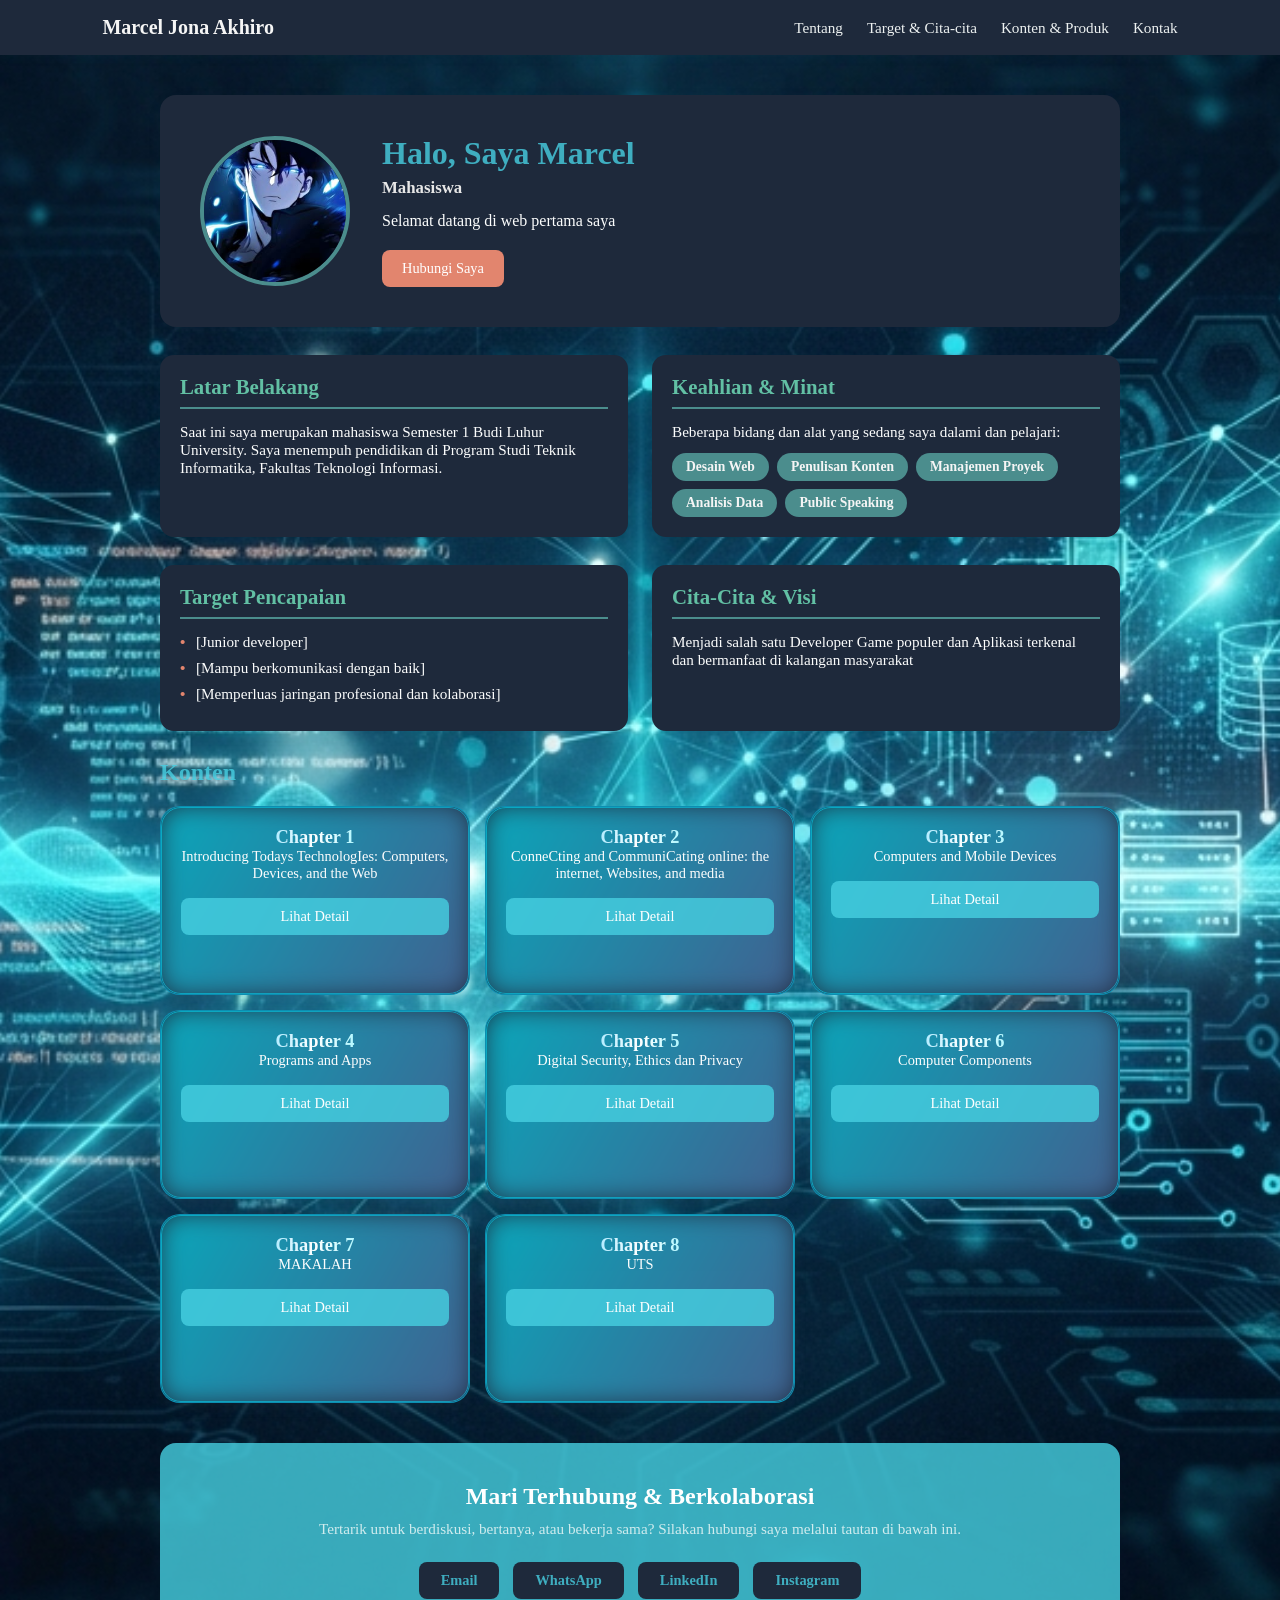
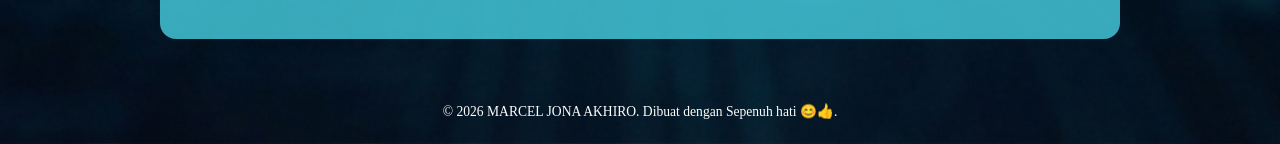
<file: web-TTI/index.html>
<!DOCTYPE html>
<html lang="id">
<head>
  <meta charset="UTF-8">
  <meta name="viewport" content="width=device-width, initial-scale=1.0">
  <title>marcel</title>
  <!-- Menghubungkan ke file CSS eksternal -->
</head>
<link rel="stylesheet" href="style.css">
<body>

  <!-- Navigasi Atas -->
  <nav>
    <div class="logo">Marcel Jona Akhiro</div>
    <ul>
      <li><a href="#tentang">Tentang</a></li>
      <li><a href="#target">Target & Cita-cita</a></li>
      <li><a href="#karya">Konten & Produk</a></li>
      <li><a href="#kontak">Kontak</a></li>
    </ul>
  </nav>

  <!-- Kontainer Utama -->
  <div class="container">

    <!-- Bagian Utama / Hero -->
    <section class="hero" id="tentang">
      <img src="ppganjor.jpg" alt="Foto Profil">
      <div class="hero-info">
        <h1>Halo, Saya Marcel</h1>
        <div class="peran">Mahasiswa</div>
        <p>Selamat datang di web pertama saya</p>
        <div class="hero-buttons">
          <a href="#kontak" class="btn btn-aksen">Hubungi Saya</a>
        </div>
      </div>
    </section>

    <!-- Latar Belakang & Keahlian -->
    <section class="grid-2">
      <div class="kartu">
        <h2>Latar Belakang</h2>
        <p>Saat ini saya merupakan mahasiswa Semester 1 Budi Luhur University. Saya menempuh pendidikan di Program Studi Teknik Informatika, Fakultas Teknologi Informasi.</p>
      </div>
      <div class="kartu">
        <h2>Keahlian & Minat</h2>
        <p>Beberapa bidang dan alat yang sedang saya dalami dan pelajari:</p>
        <div class="skills">
          <span class="badge">Desain Web</span>
          <span class="badge">Penulisan Konten</span>
          <span class="badge">Manajemen Proyek</span>
          <span class="badge">Analisis Data</span>
          <span class="badge">Public Speaking</span>
        </div>
      </div>
    </section>

    <!-- Target Pencapaian & Cita-cita -->
    <section class="grid-2" id="target">
      <div class="kartu">
        <h2>Target Pencapaian</h2>
        <ul>
          <li>[Junior developer]</li>
          <li>[Mampu berkomunikasi dengan baik]</li>
          <li>[Memperluas jaringan profesional dan kolaborasi]</li>
        </ul>
      </div>
      <div class="kartu">
        <h2>Cita-Cita & Visi</h2>
        <p>Menjadi salah satu Developer Game populer dan Aplikasi terkenal dan bermanfaat di kalangan masyarakat</p>
      </div>
    </section>

    <!-- Konten -->
    <h2 class="section-title" id="karya">Konten</h2>
    <section class="grid-3">
      <!-- Kartu 1 -->
      <div class="produk-kartu">
        <div class="produk-body">
          <div>
            <h3>Chapter 1</h3>
            <p>Introducing Todays TechnologIes: 
Computers, Devices, and the Web</p>
          </div>
          <a href="chapter1.html" class="btn btn-full">Lihat Detail</a>
        </div>
      </div>

      <!-- Kartu 2 -->
      <div class="produk-kartu">
        <div class="produk-body">
          <div>
            <h3>Chapter 2</h3>
            <p>ConneCting and CommuniCating online: 
the internet, Websites, and media </p>
          </div>
          <a href="chapter2.html" class="btn btn-full">Lihat Detail</a>
        </div>
      </div>

      <!-- Chapter 3 -->
      <div class="produk-kartu">
        <div class="produk-body">
          <div>
            <h3>Chapter 3</h3>
            <p>Computers and Mobile Devices</p>
          </div>
          <a href="chapter3.html" class="btn btn-full">Lihat Detail</a>
        </div>
      </div>

<!-- Chapter 4 -->
      <div class="produk-kartu">
        <div class="produk-body">
          <div>
            <h3>Chapter 4</h3>
            <p>Programs and Apps</p>
          </div>
          <a href="chapter4.html" class="btn btn-full">Lihat Detail</a>
        </div>
      </div>

            <!-- Chapter 5 -->
      <div class="produk-kartu">
        <div class="produk-body">
          <div>
            <h3>Chapter 5</h3>
            <p>Digital Security, Ethics 
dan Privacy </p>
          </div>
          <a href="chapter5.html" class="btn btn-full">Lihat Detail</a>
        </div>
      </div>

            <!-- Chapter 6 -->
      <div class="produk-kartu">
        <div class="produk-body">
          <div>
            <h3>Chapter 6</h3>
            <p>Computer Components</p>
          </div>
          <a href="chapter6.html" class="btn btn-full">Lihat Detail</a>
        </div>
      </div>

            <!-- Chapter 7 -->
      <div class="produk-kartu">
        <div class="produk-body">
          <div>
            <h3>Chapter 7</h3>
            <p>MAKALAH</p>
          </div>
          <a href="makalahchapter7.html" class="btn btn-full">Lihat Detail</a>
        </div>
      </div>

            <!-- Chapter 8 -->
      <div class="produk-kartu">
        <div class="produk-body">
          <div>
            <h3>Chapter 8</h3>
            <p>UTS</p>
          </div>
          <a href="UTSchapter8.html" class="btn btn-full">Lihat Detail</a>
        </div>
      </div>

    </section>

    <!-- Bagian Kontak & Email -->
    <section class="kontak-box" id="kontak">
      <h2>Mari Terhubung & Berkolaborasi</h2>
      <p>Tertarik untuk berdiskusi, bertanya, atau bekerja sama? Silakan hubungi saya melalui tautan di bawah ini.</p>
      <div class="kontak-links">
        <a href="#">Email</a>
        <a href="#" >WhatsApp</a>
        <a href="#" >LinkedIn</a>
        <a href="https://www.instagram.com/mrcl_jnro?dlrf=OGM5dWliaDhmZ2I=" target="_blank">Instagram</a>
      </div>
    </section>

  </div>

  <!-- Footer -->
  <footer>
    <p>&copy; 2026 MARCEL JONA AKHIRO. Dibuat dengan Sepenuh hati 😊👍.</p>
  </footer>

</body>
</html>
</file>
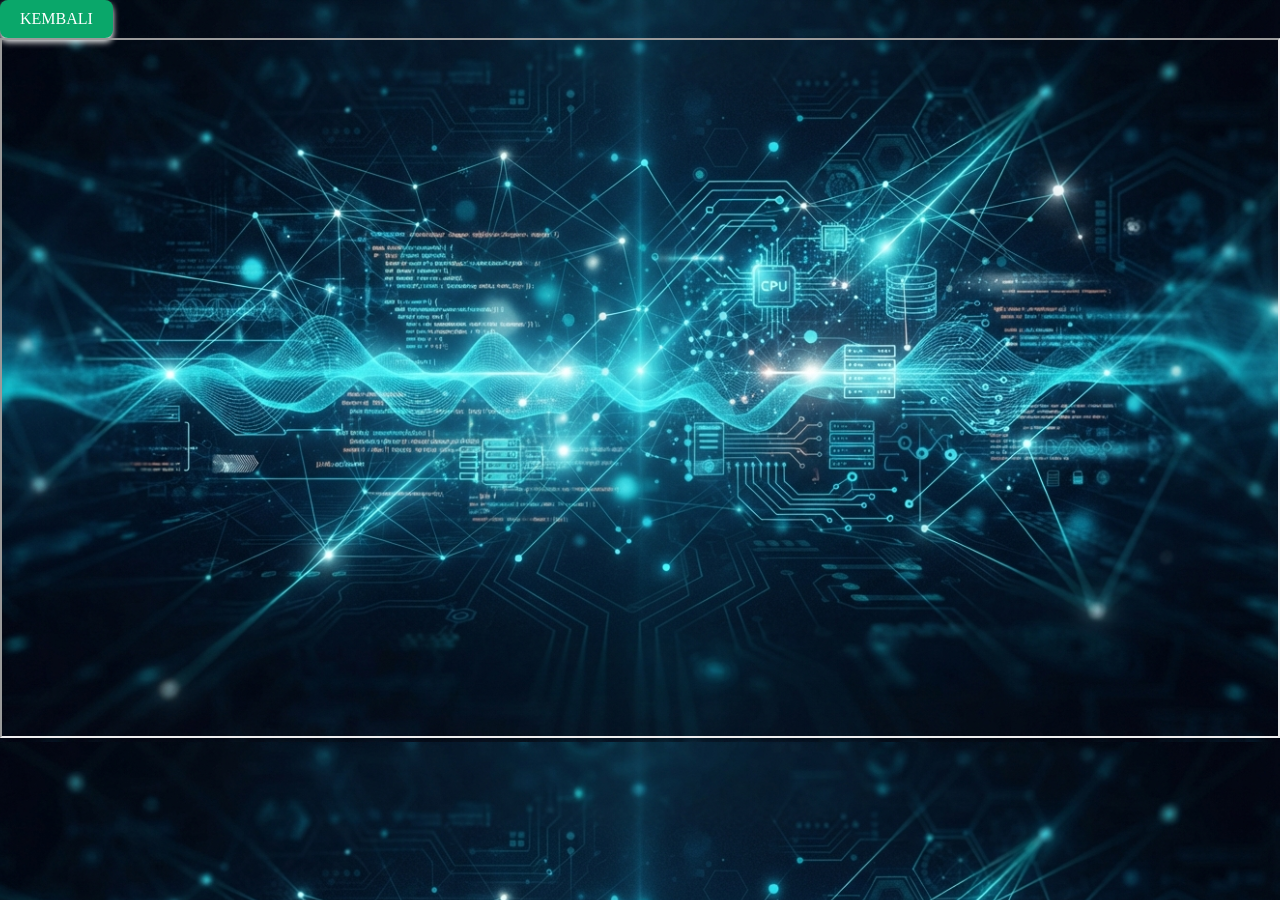
<file: web-TTI/chapter1.html>
<!DOCTYPE html>
<html lang="id">
<head>
    <meta charset="UTF-8">
    <title>CHAPTER 1</title>
    
</head>
<link rel="stylesheet" href="style.css">
<body>
    <ul>
        <li>
            <a class="tombol-kembali" href="index.html">KEMBALI</a>
        </li>
    </ul>
    
    <iframe src="TTIchapter1..pdf" width="100%" height="700px"></iframe>
</body>
</html>
</file>
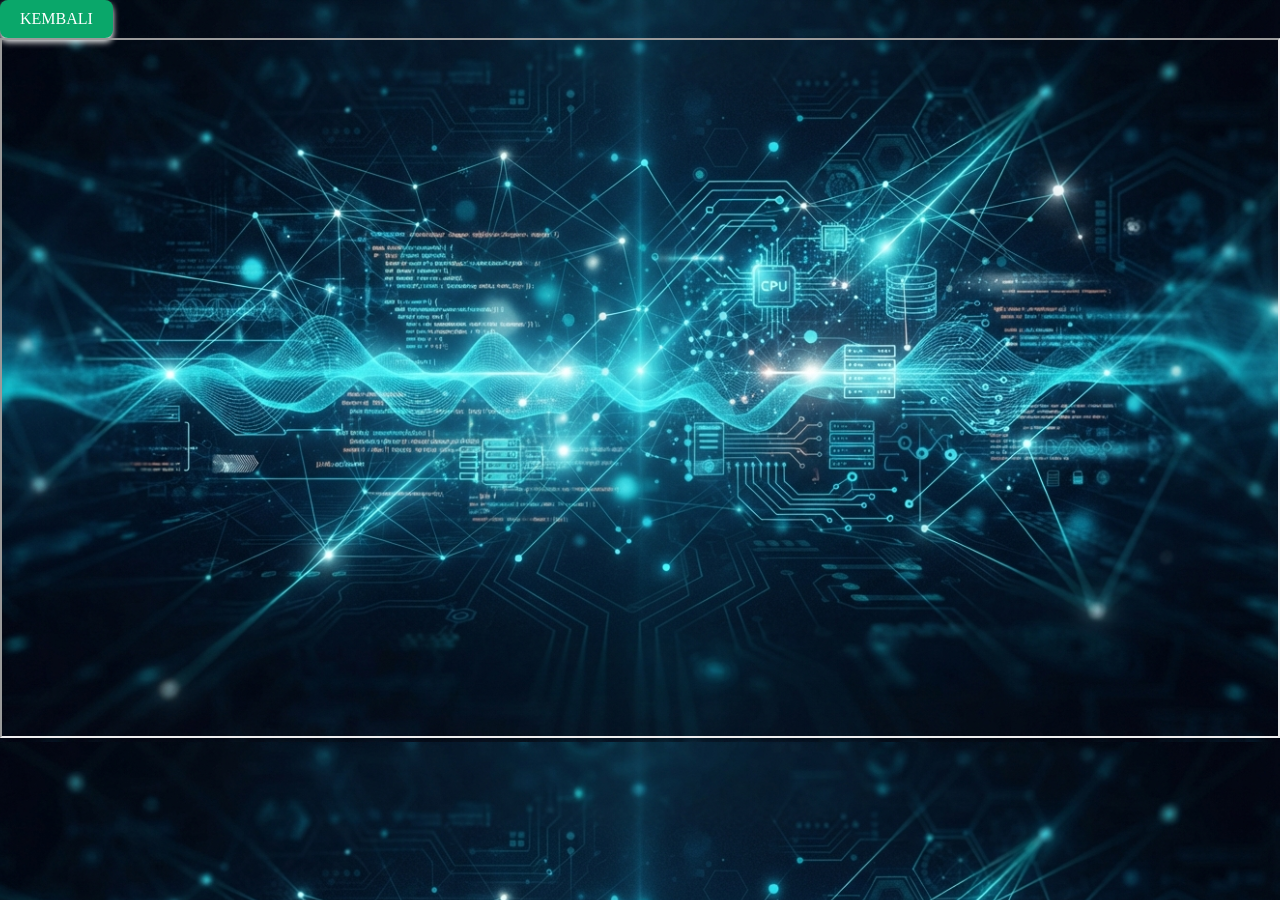
<file: web-TTI/chapter2.html>
<!DOCTYPE html>
<html lang="id">
<head>
    <meta charset="UTF-8">
    <title>CHAPTER 2</title>
</head>
<link rel="stylesheet" href="style.css">
<body>
    <ul>
        <li>
            <a class="tombol-kembali" href="index.html">KEMBALI</a>
        </li>
    </ul>
    
    <iframe src="TTIchapter2.pdf" width="100%" height="700px"></iframe>
</body>
</html>
</file>
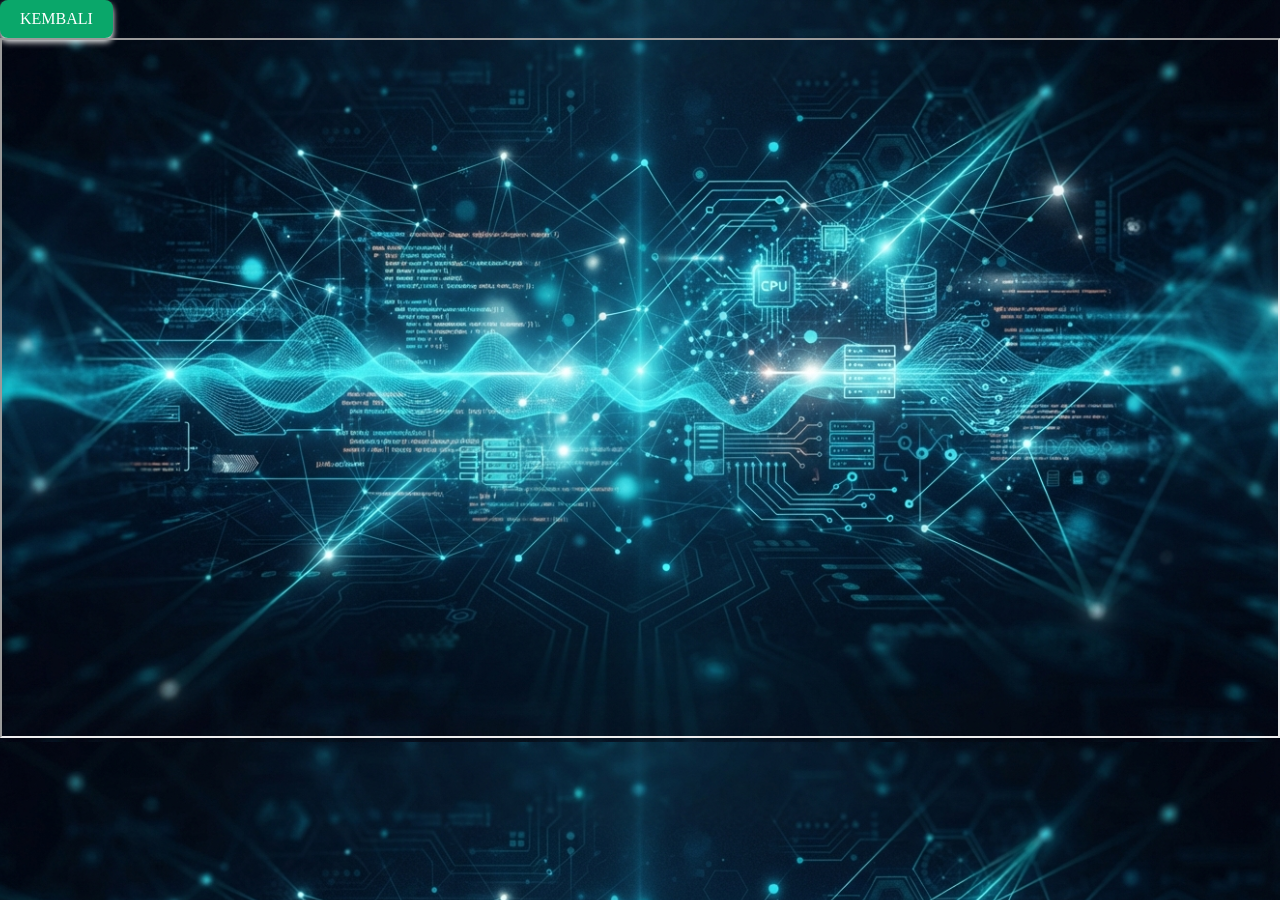
<file: web-TTI/chapter3.html>
<!DOCTYPE html>
<html lang="id">
<head>
    <meta charset="UTF-8">
    <title>CHAPTER 3</title>
</head>
<link rel="stylesheet" href="style.css">
<body>
    <ul>
        <li>
            <a class="tombol-kembali" href="index.html">KEMBALI</a>
        </li>
    </ul>
    
    <iframe src="TTIchapter3.pdf" width="100%" height="700px"></iframe>
</body>
</html>
</file>
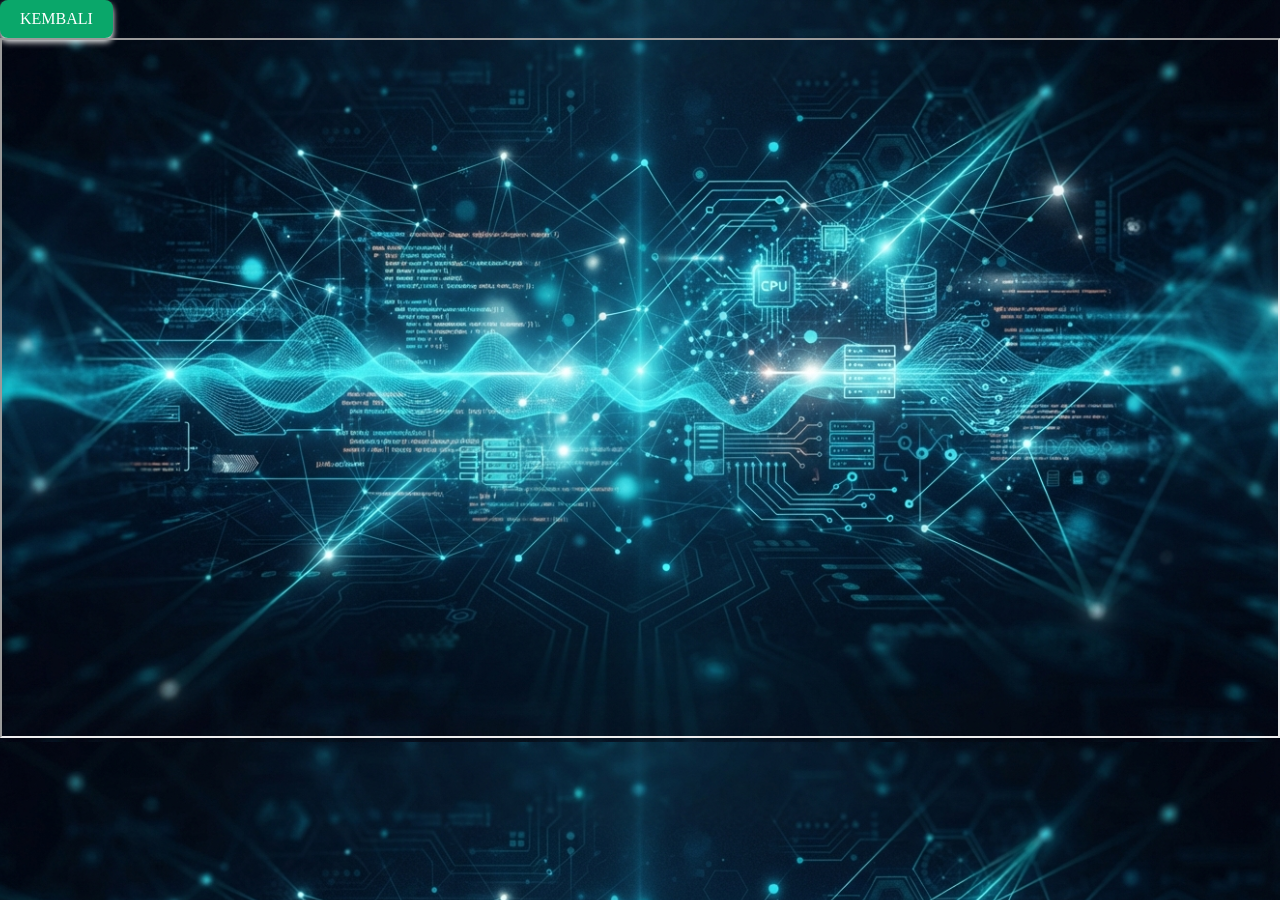
<file: web-TTI/chapter4.html>
<!DOCTYPE html>
<html lang="id">
<head>
    <meta charset="UTF-8">
    <title>CHAPTER 4</title>
</head>
<link rel="stylesheet" href="style.css">
<body>
    <ul>
        <li>
            <a class="tombol-kembali" href="index.html">KEMBALI</a>
        </li>
    </ul>
    
    <iframe src="TTIchapter4.pdf" width="100%" height="700px"></iframe>
</body>
</html>
</file>
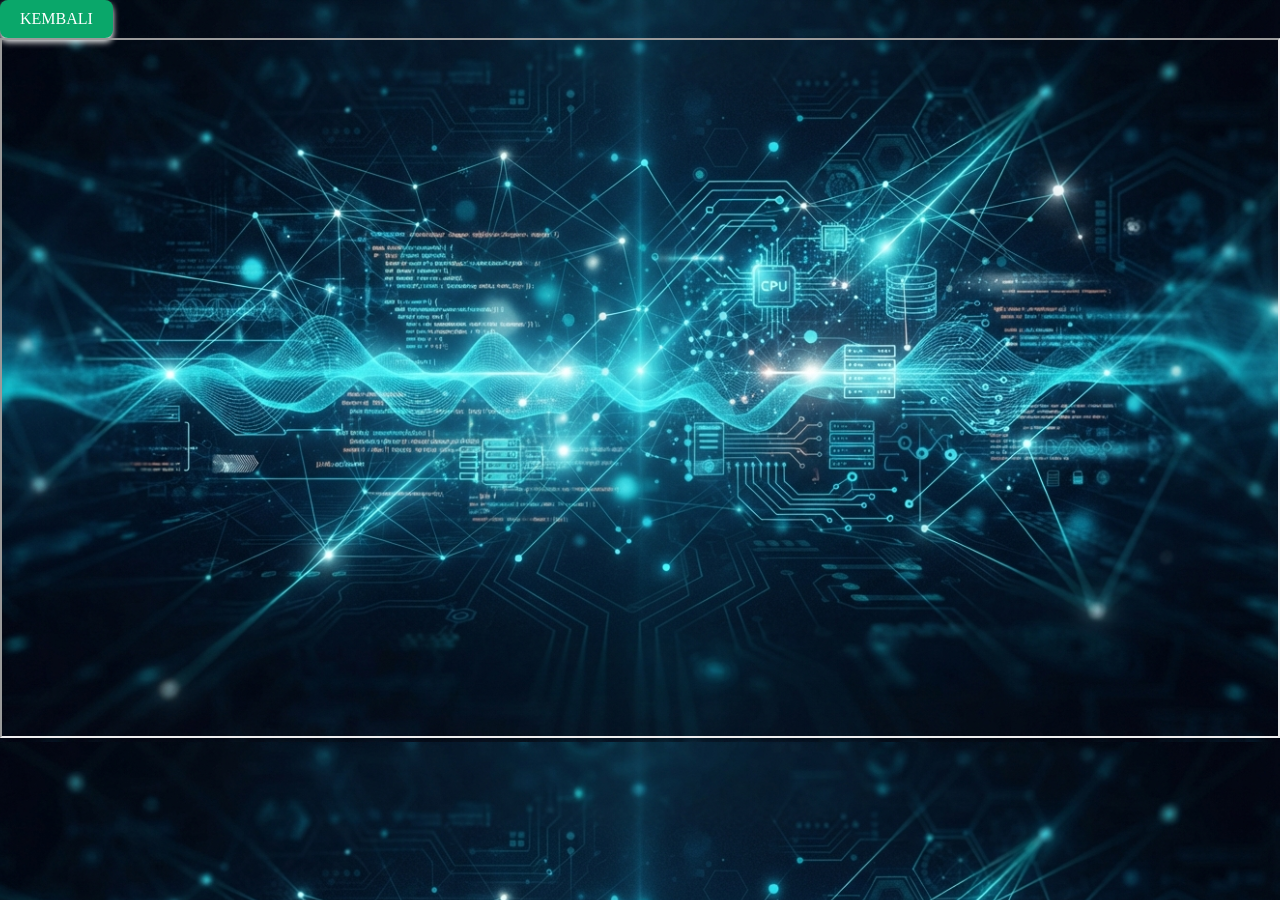
<file: web-TTI/chapter5.html>
<!DOCTYPE html>
<html lang="id">
<head>
    <meta charset="UTF-8">
    <title>CHAPTER 5</title>
</head>
<link rel="stylesheet" href="style.css">
<body>
    <ul>
        <li>
            <a class="tombol-kembali" href="index.html">KEMBALI</a>
        </li>
    </ul>
    
    <iframe src="TTIchapter5.pdf" width="100%" height="700px"></iframe>
</body>
</html>
</file>
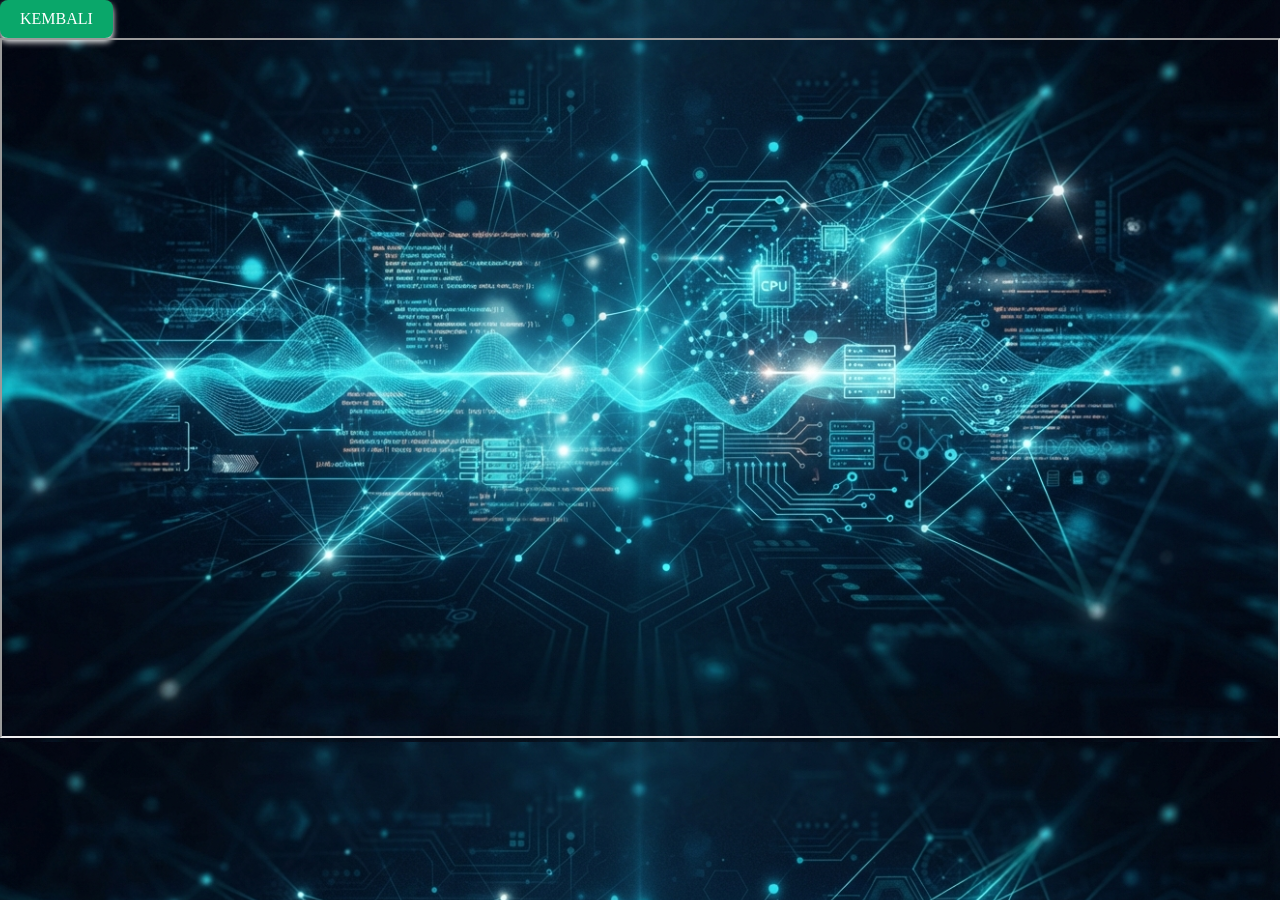
<file: web-TTI/chapter6.html>
<!DOCTYPE html>
<html lang="id">
<head>
    <meta charset="UTF-8">
    <title>CHAPTER 6</title>
</head>
<link rel="stylesheet" href="style.css">
<body>
    <ul>
        <li>
            <a class="tombol-kembali" href="index.html">KEMBALI</a>
        </li>
    </ul>
    
    <iframe src="TTIchapter6.pdf" width="100%" height="700px"></iframe>
</body>
</html>
</file>
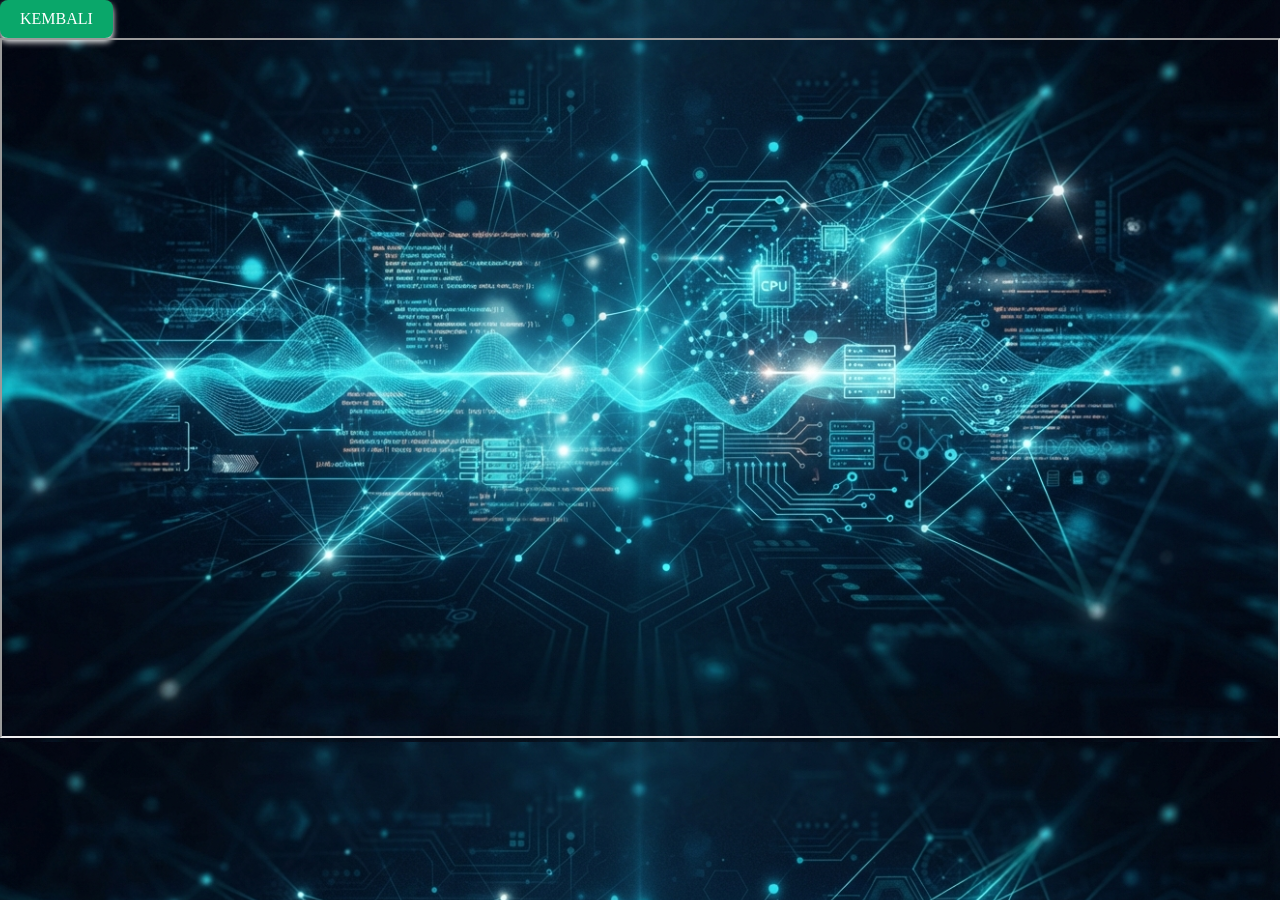
<file: web-TTI/makalahchapter7.html>
<!DOCTYPE html>
<html lang="id">
<head>
    <meta charset="UTF-8">
    <title>MAKALAH CHAPTER 7</title>
</head>
<link rel="stylesheet" href="style.css">
<body>
    <ul>
        <li>
            <a class="tombol-kembali" href="index.html">KEMBALI</a>
        </li>
    </ul>
    
    <iframe src="makalahchapter7.pdf" width="100%" height="700px"></iframe>
</body>
</html>
</file>
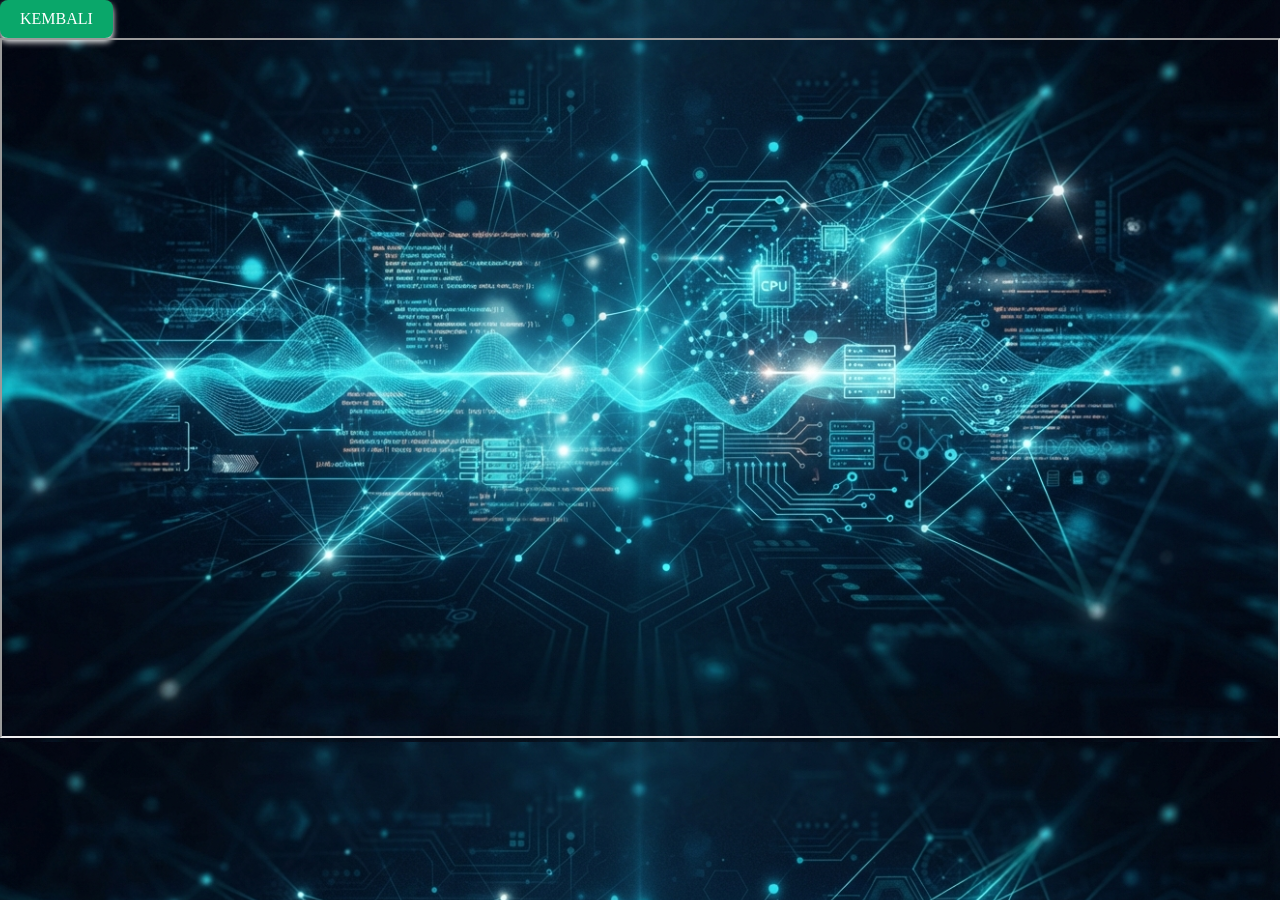
<file: web-TTI/UTSchapter8.html>
<!DOCTYPE html>
<html lang="id">
<head>
    <meta charset="UTF-8">
    <title>CHAPTER 8</title>
</head>
<link rel="stylesheet" href="style.css">
<body>
    <ul>
        <li>
            <a class="tombol-kembali" href="index.html">KEMBALI</a>
        </li>
    </ul>
    
    <iframe src="UTSTTIchapter8.pdf" width="100%" height="700px"></iframe>
</body>
</html>
</file>
<file: web-TTI/style.css>
/* Pengaturan Variabel Warna (Light Cyan Base) */
:root {
  --bg-utama: #4b8d8d;
  --bg-kartu: #1E293B;
  --warna-utama: #47d0e2cc;
  --warna-aksen: #E2856E;
  --teks-utama: #edf1f1;
  --teks-sekunder: #fcfdfd;
}

/* Reset Dasar */
* {
  box-sizing: border-box;
  margin: 0;
  padding: 0;
}

html {
  scroll-behavior: smooth;
}

body {
  background-image: url(bgwebgw.jpg);
  background-size: cover;
  background-position: center;
}

/* Navigasi */
nav {
  background-color: var(--bg-kartu);
  padding: 16px 8%;
  display: flex;
  justify-content: space-between;
  align-items: center;
  position: sticky;
  top: 0;
  box-shadow: 0 2px 10px rgba(29, 91, 100, 0.08);
  z-index: 100;
}

nav .logo {
  font-weight: 700;
  font-size: 1.25rem;
  color: whitesmoke;
}

nav ul {
  list-style-type: none;
  display: flex;
  gap: 24px;
}

nav a {
  text-decoration: none;
  color: var(--teks-utama);
  font-weight: 500;
  font-size: 0.95rem;
  transition: color 0.3s ease;
}

nav a:hover {
  color: var(--warna-aksen);
}

/* Kontainer Utama */
.container {
  max-width: 1000px;
  margin: 0 auto;
  padding: 40px 20px;
}

/* Bagian Hero / Profil Utama */
.hero {
  background-color: var(--bg-kartu);
  padding: 40px;
  border-radius: 16px;
  display: flex;
  align-items: center;
  gap: 32px;
  margin-bottom: 28px;
  box-shadow: 0 4px 15px rgba(29, 91, 100, 0.06);
}

.hero img {
  width: 150px;
  height: 150px;
  border-radius: 50%;
  object-fit: cover;
  border: 4px solid var(--bg-utama);
  background-color: #BCEBEB;
}

.hero-info h1 {
  color: var(--warna-utama);
  font-size: 2rem;
  margin-bottom: 6px;
}

.hero-info .peran {
  color: rgb(231, 231, 231);
  font-weight: 600;
  font-size: 1.05rem;
  margin-bottom: 14px;
}

.hero-info p {
  color: var(--teks-sekunder);
  margin-bottom: 20px;
}

.hero-buttons {
  display: flex;
  gap: 12px;
  flex-wrap: wrap;
}

/* Grid 2 Kolom (Latar Belakang, Keahlian, Target, Cita-cita) */
.grid-2 {
  display: grid;
  grid-template-columns: repeat(auto-fit, minmax(300px, 1fr));
  gap: 24px;
  margin-bottom: 28px;
}

.kartu {
  background-color: var(--bg-kartu);
  padding: 20px;
  border-radius: 14px;
  box-shadow: 0 4px 15px rgba(29, 91, 100, 0.05);
}

.kartu h2 {
  color: rgb(98, 192, 164);
  font-size: 1.3rem;
  margin-bottom: 14px;
  border-bottom: 2px solid var(--bg-utama);
  padding-bottom: 8px;
}

.kartu p, .kartu li {
  color: var(--teks-sekunder);
  font-size: 0.95rem;
}

.kartu ul {
  list-style-type: none;
  padding-left: 0;
}

.kartu ul li {
  margin-bottom: 8px;
  padding-left: 16px;
  position: relative;
}

.kartu ul li::before {
  content: "•";
  color: var(--warna-aksen);
  font-weight: bold;
  position: absolute;
  left: 0;
}

/* Lencana Keahlian */
.skills {
  display: flex;
  flex-wrap: wrap;
  gap: 8px;
  margin-top: 12px;
}

.badge {
  background-color: var(--bg-utama);
  color:whitesmoke;
  padding: 6px 14px;
  border-radius: 20px;
  font-size: 0.85rem;
  font-weight: 600;
}

/* Judul Bagian */
.section-title {
  color: var(--warna-utama);
  font-size: 1.5rem;
  margin-top: 16px;
  margin-bottom: 20px;
}

/* Grid 3 Kolom (Konten & Produk) */
.grid-3 {
  display: grid;
  grid-template-columns: repeat(auto-fit, minmax(280px, 1fr));
  gap: 15px;
  margin-bottom: 40px;
}

.produk-kartu {
  background-color: var(--bg-kartu);
  border-radius: 14px;
  overflow: hidden;
  box-shadow: 0 4px 15px rgba(200, 212, 214, 0.05);
  display: flex;
  flex-direction: column;
  height: 5cm;
}


.produk-body {
  padding: 20px;
  flex-grow: 1;
  display: list-item;
  flex-direction: column;
  justify-content: space-between;
  text-align: center;
}

.produk-body h3 {
  color:blanchedalmond;
  font-size: 1.15rem;
  margin-bottom: 0px;
  background: linear-gradient(

        90deg,

        #00BFFF,

        #FFFFFF,

        #00E5FF,

        #FFFFFF,

        #00BFFF

    );



    background-size: 200% auto;

    color: transparent;

    background-clip: text;

    -webkit-background-clip: text;



    animation: shimmer 3s linear infinite;

    font-weight: bold;

}



@keyframes shimmer {

    0% {

        background-position: 200% center;

    }



    100% {

        background-position: -200% center;

    }

}



.produk-body p {
  color: var(--teks-sekunder);
  font-size: 0.9rem;
}

/* Tombol */
.btn {
  display: inline-block;
  background-color: var(--warna-utama);
  color: #FFFFFF;
  text-decoration: none;
  padding: 10px 20px;
  border-radius: 8px;
  text-align: center;
  font-weight: 500;
  font-size: 0.9rem;
  transition: background-color 0.3s ease;
}

.btn:hover {
  background-color: #14434A;
}

.btn-aksen {
  background-color: var(--warna-aksen);
}

.btn-aksen:hover {
  background-color: #C96E58;
}

.btn-full {
  width: 100%;
  margin-top: 16px;
}

/* Kotak Kontak */
.kontak-box {
  background-color: var(--warna-utama);
  color: #FFFFFF;
  padding: 40px 24px;
  border-radius: 16px;
  text-align: center;
}

.kontak-box h2 {
  font-size: 1.5rem;
  margin-bottom: 10px;
}

.kontak-box p {
  color: #D0ECEE;
  margin-bottom: 24px;
  font-size: 0.95rem;
}

.kontak-links {
  display: flex;
  justify-content: center;
  flex-wrap: wrap;
  gap: 14px;
}

.kontak-links a {
  background-color: var(--bg-kartu);
  color: var(--warna-utama);
  text-decoration: none;
  padding: 10px 22px;
  border-radius: 8px;
  font-weight: 600;
  font-size: 0.9rem;
  transition: transform 0.2s ease;
}

.kontak-links a:hover {
  transform: translateY(-3px);
}

/* Footer */
footer {
  text-align: center;
  padding: 24px;
  color: var(--teks-sekunder);
  font-size: 0.85rem;
}

.tombol-kembali{
  display: inline-block;
  padding: 10px 20px;
  background-color: #0aa76a;
  box-shadow: 0 4px 6px white ;
  border-radius: 8px;
  text-decoration: none;
  color: white;
  font-display: block;
}

/* EFEK TOMBOL LIHAT DETAIL */

.btn {

    position: relative;

    overflow: hidden;

    transition: all 0.3s ease;

    cursor: pointer;

}



/* Saat kursor diarahkan ke tombol */

.btn:hover {

    background: linear-gradient(90deg, #00c6ff, #0072ff);

    color: white;

    transform: translateY(-4px) scale(1.03);

    box-shadow: 0 0 10px #00c6ff,

                0 0 25px rgba(0, 198, 255, 0.5);

}

/* =================================

   ALWAYS ON NEON AURA

================================= */



.produk-kartu {

    position: relative;

    isolation: isolate;

    border: 1px solid rgba(0, 210, 255, 0.6);

    border-radius: 20px;



    animation: boxGlow 3s ease-in-out infinite alternate;



    transition: transform 0.4s ease;

}



/* CAHAYA DI SEKITAR BOX */

.produk-kartu::before {

    content: "";

    position: absolute;

    inset: -3px;

    border-radius: 22px;



    background: linear-gradient(

        120deg,

        #00eaff,

        #557fbd,

        #a020f0,

        #00ccff

    );



    background-size: 300% 300%;

    filter: blur(13px);

    opacity: 0.65;



    z-index: -1;



    animation: neonMove 5s linear infinite;

}



/* GARIS NEON */

.produk-kartu::after {

    content: "";

    position: absolute;

    inset: 0;

    border-radius: 20px;

    border: 1px solid rgba(0, 225, 255, 0.5);



    pointer-events: none;

}



/* ANIMASI CAHAYA BERGERAK */

@keyframes neonMove {

    0% {

        background-position: 0% 50%;

    }



    50% {

        background-position: 100% 50%;

    }



    100% {

        background-position: 0% 50%;

    }

}



/* CAHAYA BERDENYUT */

@keyframes boxGlow {

    from {

        box-shadow:

            0 0 8px rgba(0, 200, 255, 0.25);

    }



    to {

        box-shadow:

            0 0 22px rgba(0, 200, 255, 0.55),

            0 0 35px rgba(120, 0, 255, 0.2);

    }

}



/* EFEK SAAT KURSOR DIARAHKAN */

.produk-kartu:hover {

    transform: translateY(-8px) scale(1.02);

}

/* Saat tombol ditekan */

.btn:active {

    transform: scale(0.96);

    box-shadow: 0 0 8px #00c6ff;

}



/* Responsif untuk Layar HP */
@media (max-width: 650px) {
  .hero {
    flex-direction: column;
    text-align: center;
    padding: 30px 20px;
  }

  .hero-buttons {
    justify-content: center;
  }

  nav ul {
    display: none;
  }
}
</file>
